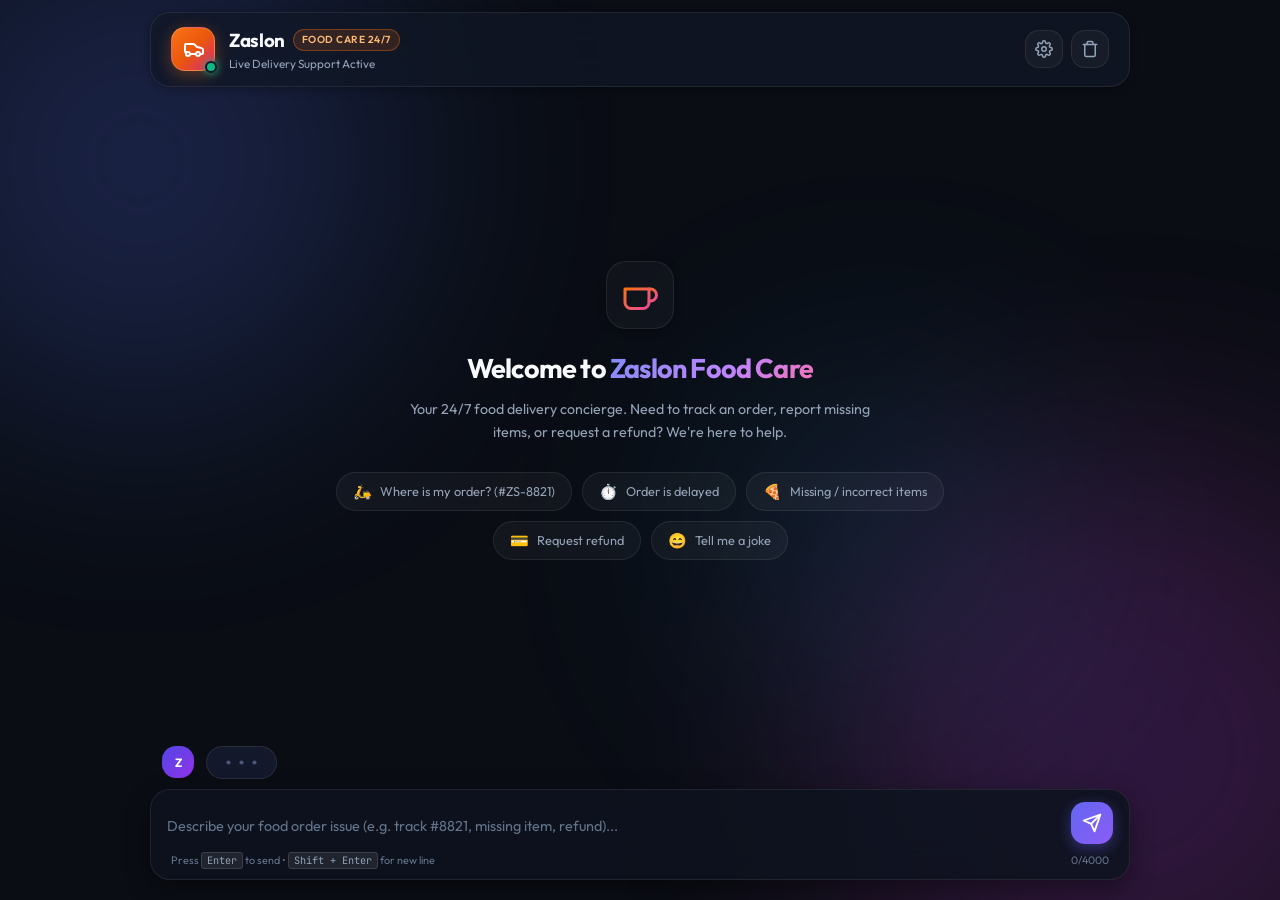
<file: UI ChatBot/index.html>
<!DOCTYPE html>
<html lang="en">
<head>
  <meta charset="UTF-8">
  <meta name="viewport" content="width=device-width, initial-scale=1.0">
  <title>Zaslon Food Delivery — 24/7 Customer Care</title>
  <meta name="description" content="Zaslon Food Delivery 24/7 Customer Care Assistant. Track orders, report issues, request refunds, and get instant delivery assistance.">
  <link rel="preconnect" href="https://fonts.googleapis.com">
  <link rel="preconnect" href="https://fonts.gstatic.com" crossorigin>
  <link href="https://fonts.googleapis.com/css2?family=Outfit:wght@300;400;500;600;700&family=JetBrains+Mono:wght@400;500&display=swap" rel="stylesheet">
  <link rel="stylesheet" href="style.css">
</head>
<body>
  <div class="background-glow">
    <div class="glow-orb orb-1"></div>
    <div class="glow-orb orb-2"></div>
    <div class="glow-orb orb-3"></div>
  </div>

  <div class="app-container">
    <!-- Header -->
    <header class="chat-header">
      <div class="brand-section">
        <div class="avatar-glow">
          <div class="brand-avatar">
            <svg width="24" height="24" viewBox="0 0 24 24" fill="none" stroke="currentColor" stroke-width="2" stroke-linecap="round" stroke-linejoin="round">
              <path d="M19 17h2c.6 0 1-.4 1-1v-3c0-.9-.7-1.7-1.5-1.9C18.7 10.6 16 10 16 10s-1.3-1.4-2.2-2.3c-.5-.4-1.1-.7-1.8-.7H5c-.6 0-1 .4-1 1v7h2"></path>
              <circle cx="7" cy="17" r="2"></circle>
              <path d="M9 17h6"></path>
              <circle cx="17" cy="17" r="2"></circle>
            </svg>
          </div>
          <span class="status-indicator" id="statusIndicator" title="API Status"></span>
        </div>
        <div class="brand-info">
          <div class="brand-title-row">
            <h1 class="brand-title">Zaslon</h1>
            <span class="brand-badge">Food Care 24/7</span>
          </div>
          <p class="brand-status" id="brandStatusText">Live Delivery Support Active</p>
        </div>
      </div>

      <div class="header-actions">
        <!-- API Endpoint Toggle -->
        <button class="icon-btn" id="configBtn" title="Endpoint Settings" aria-label="API Settings">
          <svg width="18" height="18" viewBox="0 0 24 24" fill="none" stroke="currentColor" stroke-width="2" stroke-linecap="round" stroke-linejoin="round">
            <circle cx="12" cy="12" r="3"></circle>
            <path d="M19.4 15a1.65 1.65 0 0 0 .33 1.82l.06.06a2 2 0 0 1 0 2.83 2 2 0 0 1-2.83 0l-.06-.06a1.65 1.65 0 0 0-1.82-.33 1.65 1.65 0 0 0-1 1.51V21a2 2 0 0 1-2 2 2 2 0 0 1-2-2v-.09A1.65 1.65 0 0 0 9 19.4a1.65 1.65 0 0 0-1.82.33l-.06.06a2 2 0 0 1-2.83 0 2 2 0 0 1 0-2.83l.06-.06a1.65 1.65 0 0 0 .33-1.82 1.65 1.65 0 0 0-1.51-1H3a2 2 0 0 1-2-2 2 2 0 0 1 2-2h.09A1.65 1.65 0 0 0 4.6 9a1.65 1.65 0 0 0-.33-1.82l-.06-.06a2 2 0 0 1 0-2.83 2 2 0 0 1 2.83 0l.06.06a1.65 1.65 0 0 0 1.82.33H9a1.65 1.65 0 0 0 1-1.51V3a2 2 0 0 1 2-2 2 2 0 0 1 2 2v.09a1.65 1.65 0 0 0 1 1.51 1.65 1.65 0 0 0 1.82-.33l.06-.06a2 2 0 0 1 2.83 0 2 2 0 0 1 0 2.83l-.06.06a1.65 1.65 0 0 0-.33 1.82V9a1.65 1.65 0 0 0 1.51 1H21a2 2 0 0 1 2 2 2 2 0 0 1-2 2h-.09a1.65 1.65 0 0 0-1.51 1z"></path>
          </svg>
        </button>

        <!-- Clear Chat -->
        <button class="icon-btn" id="clearChatBtn" title="Clear Conversation" aria-label="Clear Chat">
          <svg width="18" height="18" viewBox="0 0 24 24" fill="none" stroke="currentColor" stroke-width="2" stroke-linecap="round" stroke-linejoin="round">
            <polyline points="3 6 5 6 21 6"></polyline>
            <path d="M19 6v14a2 2 0 0 1-2 2H7a2 2 0 0 1-2-2V6m3 0V4a2 2 0 0 1 2-2h4a2 2 0 0 1 2 2v2"></path>
          </svg>
        </button>
      </div>
    </header>

    <!-- Settings Dropdown / Panel (Hidden by default) -->
    <div class="settings-modal" id="settingsModal" hidden>
      <div class="settings-card">
        <div class="settings-header">
          <h3>Connection Settings</h3>
          <button class="close-btn" id="closeSettingsBtn" aria-label="Close settings">&times;</button>
        </div>
        <div class="settings-body">
          <label for="apiUrlInput">Backend Endpoint</label>
          <input type="text" id="apiUrlInput" value="http://localhost:8080/api/chat" placeholder="http://localhost:8080/api/chat">
          <p class="settings-hint">Direct target for HTTP POST chat requests.</p>
        </div>
        <div class="settings-footer">
          <button class="secondary-btn" id="resetApiUrlBtn">Reset Default</button>
          <button class="primary-btn" id="saveApiUrlBtn">Save & Test</button>
        </div>
      </div>
    </div>

    <!-- Main Chat Scrollable Window -->
    <main class="chat-messages-container" id="chatContainer">
      <!-- Welcome Hero Banner -->
      <div class="welcome-banner" id="welcomeBanner">
        <div class="welcome-icon-box">
          <svg width="36" height="36" viewBox="0 0 24 24" fill="none" stroke="url(#heroGrad)" stroke-width="2" stroke-linecap="round" stroke-linejoin="round">
            <defs>
              <linearGradient id="heroGrad" x1="0%" y1="0%" x2="100%" y2="100%">
                <stop offset="0%" stop-color="#f97316"/>
                <stop offset="100%" stop-color="#ec4899"/>
              </linearGradient>
            </defs>
            <path d="M18 8h1a4 4 0 0 1 0 8h-1"></path>
            <path d="M2 8h16v9a4 4 0 0 1-4 4H6a4 4 0 0 1-4-4V8z"></path>
            <line x1="6" y1="1" x2="6" y2="4"></line>
            <line x1="10" y1="1" x2="10" y2="4"></line>
            <line x1="14" y1="1" x2="14" y2="4"></line>
          </svg>
        </div>
        <h2>Welcome to <span class="text-gradient">Zaslon Food Care</span></h2>
        <p>Your 24/7 food delivery concierge. Need to track an order, report missing items, or request a refund? We're here to help.</p>
        
        <!-- Suggestions / Quick Prompts -->
        <div class="quick-prompts">
          <button class="prompt-chip" data-prompt="Where is my order? Track order #ZS-8821">
            <span class="chip-icon">🛵</span>
            <span class="chip-text">Where is my order? (#ZS-8821)</span>
          </button>
          <button class="prompt-chip" data-prompt="My order is delayed beyond estimated delivery time">
            <span class="chip-icon">⏱️</span>
            <span class="chip-text">Order is delayed</span>
          </button>
          <button class="prompt-chip" data-prompt="I have missing items in my delivery">
            <span class="chip-icon">🍕</span>
            <span class="chip-text">Missing / incorrect items</span>
          </button>
          <button class="prompt-chip" data-prompt="I want to request a refund for order #ZS-8821">
            <span class="chip-icon">💳</span>
            <span class="chip-text">Request refund</span>
          </button>
          <button class="prompt-chip" data-prompt="tell me a joke">
            <span class="chip-icon">😄</span>
            <span class="chip-text">Tell me a joke</span>
          </button>
        </div>
      </div>

      <!-- Dynamic Messages will be injected here -->
      <div class="messages-list" id="messagesList"></div>

      <!-- Typing Indicator -->
      <div class="typing-indicator" id="typingIndicator" hidden>
        <div class="indicator-avatar">Z</div>
        <div class="dots-bubble">
          <span class="dot"></span>
          <span class="dot"></span>
          <span class="dot"></span>
        </div>
      </div>
    </main>

    <!-- Chat Footer Dock -->
    <footer class="chat-input-dock">
      <form id="chatForm" class="input-form">
        <div class="input-wrapper">
          <textarea 
            id="chatInput" 
            placeholder="Describe your food order issue (e.g. track #8821, missing item, refund)..." 
            rows="1" 
            maxlength="4000"
            required></textarea>
          
          <div class="input-actions">
            <button type="submit" id="sendBtn" class="send-button" title="Send Message" aria-label="Send Message">
              <svg width="20" height="20" viewBox="0 0 24 24" fill="none" stroke="currentColor" stroke-width="2.2" stroke-linecap="round" stroke-linejoin="round">
                <line x1="22" y1="2" x2="11" y2="13"></line>
                <polygon points="22 2 15 22 11 13 2 9 22 2"></polygon>
              </svg>
            </button>
          </div>
        </div>
      </form>
      <div class="dock-meta">
        <span>Press <kbd>Enter</kbd> to send &bull; <kbd>Shift + Enter</kbd> for new line</span>
        <span id="charCount">0/4000</span>
      </div>
    </footer>
  </div>

  <script src="app.js"></script>
</body>
</html>
</file>
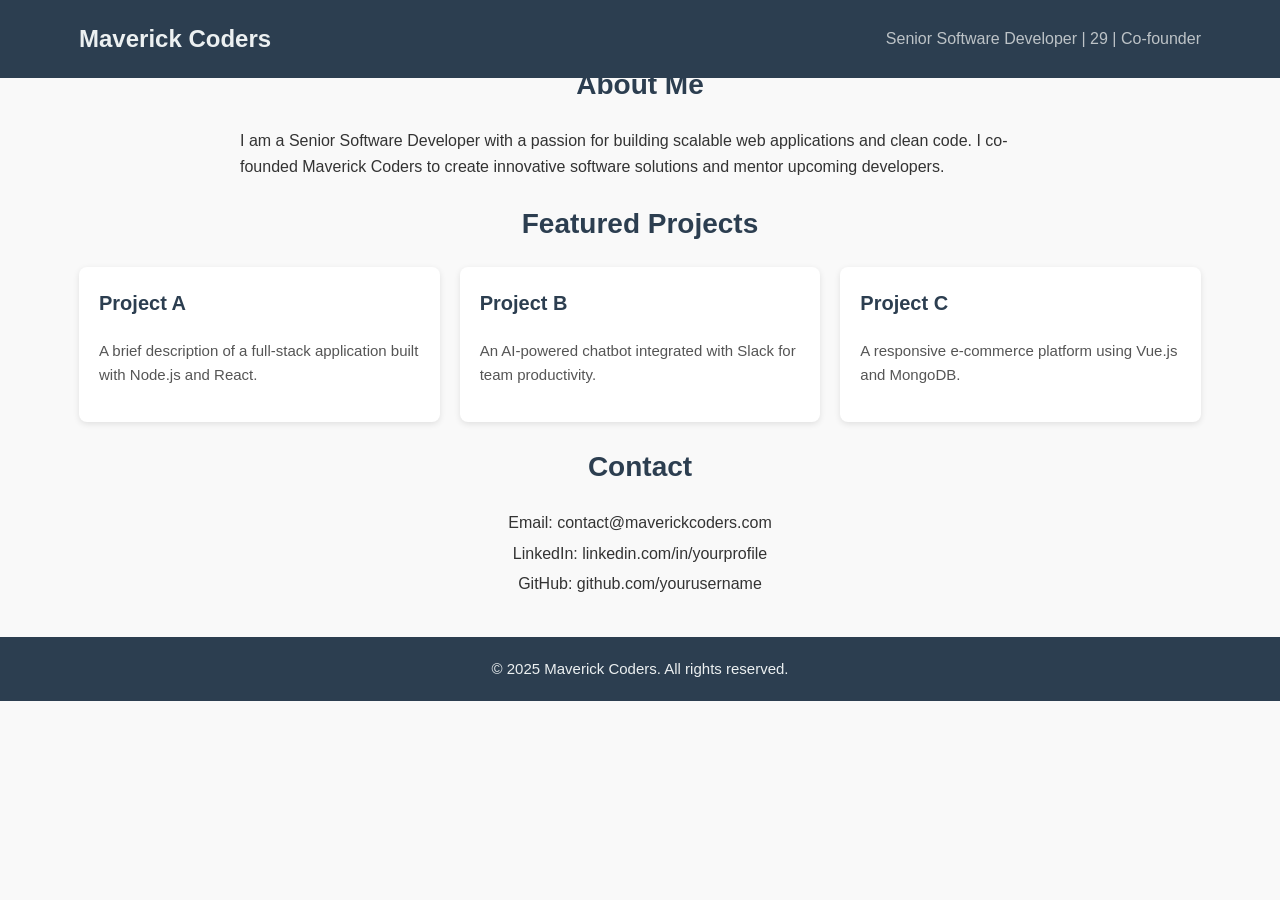
<file: Day4/GeniAi/generated-sites/portfolio/index.html>
<!DOCTYPE html>
<html lang="en">
<head>
    <meta charset="UTF-8">
    <meta name="viewport" content="width=device-width, initial-scale=1.0">
    <title>Portfolio - Senior Software Developer</title>
    <link rel="stylesheet" href="style.css">
</head>
<body>
    <header>
        <div class="container">
            <h1>Maverick Coders</h1>
            <p>Senior Software Developer | 29 | Co-founder</p>
        </div>
    </header>

    <section id="about" class="container">
        <h2>About Me</h2>
        <p>I am a Senior Software Developer with a passion for building scalable web applications and clean code. I co-founded Maverick Coders to create innovative software solutions and mentor upcoming developers.</p>
    </section>

    <section id="projects" class="container">
        <h2>Featured Projects</h2>
        <div class="project-grid">
            <div class="project-card">
                <h3>Project A</h3>
                <p>A brief description of a full-stack application built with Node.js and React.</p>
            </div>
            <div class="project-card">
                <h3>Project B</h3>
                <p>An AI-powered chatbot integrated with Slack for team productivity.</p>
            </div>
            <div class="project-card">
                <h3>Project C</h3>
                <p>A responsive e-commerce platform using Vue.js and MongoDB.</p>
            </div>
        </div>
    </section>

    <section id="contact" class="container">
        <h2>Contact</h2>
        <p>Email: contact@maverickcoders.com</p>
        <p>LinkedIn: linkedin.com/in/yourprofile</p>
        <p>GitHub: github.com/yourusername</p>
    </section>

    <footer>
        <div class="container">
            <p>&copy; 2025 Maverick Coders. All rights reserved.</p>
        </div>
    </footer>

    <script src="script.js"></script>
</body>
</html>
</file>
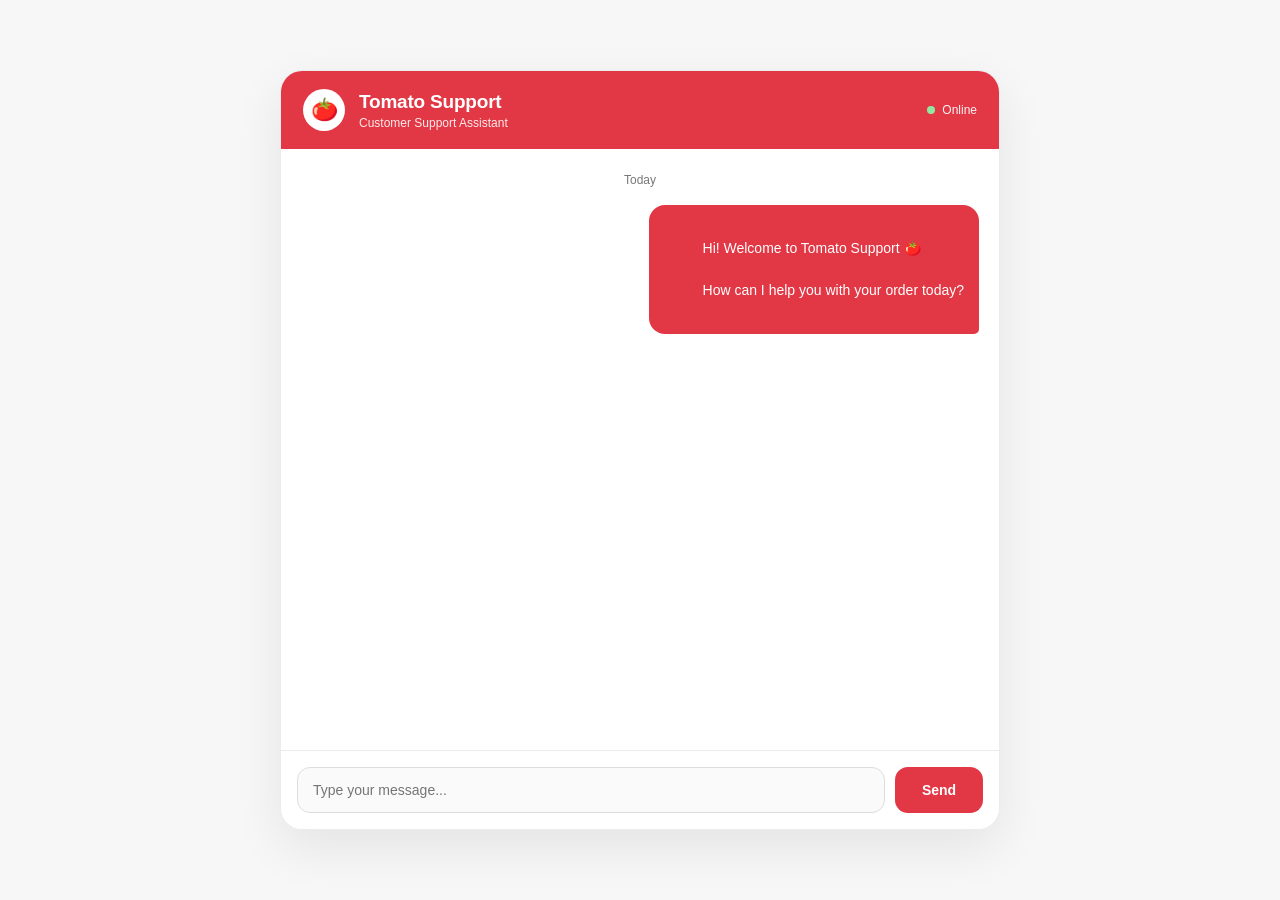
<file: Day4/UI ChatBot/index2.html>
<!DOCTYPE html>
<html lang="en">
<head>
  <meta charset="UTF-8" />
  <meta name="viewport" content="width=device-width, initial-scale=1.0" />
  <title>Tomato Support</title>

  <style>
    * {
      box-sizing: border-box;
      margin: 0;
      padding: 0;
    }

    :root {
      --tomato-red: #e23744;
      --tomato-red-dark: #c92d39;
      --bg: #f7f7f8;
      --card: #ffffff;
      --text: #1f1f1f;
      --muted: #777777;
      --border: #ececec;
      --user-bubble: #f1f1f3;
    }

    body {
      min-height: 100vh;
      font-family: Inter, -apple-system, BlinkMacSystemFont, "Segoe UI", sans-serif;
      background: var(--bg);
      display: flex;
      align-items: center;
      justify-content: center;
      padding: 24px;
      color: var(--text);
    }

    .chat-app {
      width: min(100%, 720px);
      height: min(760px, 90vh);
      background: var(--card);
      border: 1px solid var(--border);
      border-radius: 22px;
      box-shadow: 0 18px 50px rgba(0, 0, 0, 0.08);
      overflow: hidden;
      display: flex;
      flex-direction: column;
    }

    .header {
      background: var(--tomato-red);
      color: white;
      padding: 18px 22px;
      display: flex;
      align-items: center;
      gap: 14px;
    }

    .brand-icon {
      width: 42px;
      height: 42px;
      background: white;
      color: var(--tomato-red);
      border-radius: 50%;
      display: grid;
      place-items: center;
      font-size: 22px;
      flex-shrink: 0;
    }

    .brand-info h1 {
      font-size: 19px;
      font-weight: 700;
      letter-spacing: -0.2px;
    }

    .brand-info p {
      margin-top: 3px;
      font-size: 12px;
      opacity: 0.9;
    }

    .status {
      margin-left: auto;
      display: flex;
      align-items: center;
      gap: 7px;
      font-size: 12px;
      opacity: 0.95;
    }

    .status-dot {
      width: 8px;
      height: 8px;
      background: #8df2a5;
      border-radius: 50%;
    }

    .messages {
      flex: 1;
      overflow-y: auto;
      padding: 24px 20px;
      display: flex;
      flex-direction: column;
      gap: 14px;
      scroll-behavior: smooth;
    }

    .welcome {
      text-align: center;
      color: var(--muted);
      font-size: 12px;
      margin-bottom: 4px;
    }

    .message-row {
      display: flex;
      width: 100%;
    }

    .message-row.user {
      justify-content: flex-start;
    }

    .message-row.assistant {
      justify-content: flex-end;
    }

    .message {
      max-width: 74%;
      padding: 12px 15px;
      border-radius: 16px;
      font-size: 14px;
      line-height: 1.5;
      word-wrap: break-word;
      white-space: pre-wrap;
    }

    .message.user {
      background: var(--user-bubble);
      color: var(--text);
      border-bottom-left-radius: 5px;
    }

    .message.assistant {
      background: var(--tomato-red);
      color: white;
      border-bottom-right-radius: 5px;
    }

    .typing {
      display: flex;
      align-items: center;
      gap: 5px;
      min-height: 42px;
    }

    .typing span {
      width: 7px;
      height: 7px;
      background: rgba(255,255,255,0.85);
      border-radius: 50%;
      animation: bounce 1.2s infinite ease-in-out;
    }

    .typing span:nth-child(2) {
      animation-delay: 0.15s;
    }

    .typing span:nth-child(3) {
      animation-delay: 0.3s;
    }

    @keyframes bounce {
      0%, 60%, 100% { transform: translateY(0); }
      30% { transform: translateY(-4px); }
    }

    .composer {
      border-top: 1px solid var(--border);
      background: white;
      padding: 16px;
      display: flex;
      align-items: center;
      gap: 10px;
    }

    .composer input {
      flex: 1;
      height: 46px;
      border: 1px solid #dddddf;
      border-radius: 13px;
      padding: 0 15px;
      font-size: 14px;
      outline: none;
      transition: 0.2s ease;
      background: #fafafa;
    }

    .composer input:focus {
      background: white;
      border-color: var(--tomato-red);
      box-shadow: 0 0 0 3px rgba(226, 55, 68, 0.08);
    }

    .composer button {
      height: 46px;
      min-width: 88px;
      border: none;
      border-radius: 13px;
      background: var(--tomato-red);
      color: white;
      font-size: 14px;
      font-weight: 600;
      cursor: pointer;
      transition: 0.2s ease;
    }

    .composer button:hover {
      background: var(--tomato-red-dark);
      transform: translateY(-1px);
    }

    .composer button:disabled {
      opacity: 0.55;
      cursor: not-allowed;
      transform: none;
    }

    .error {
      color: #b42318;
      background: #fff1f0;
      border: 1px solid #ffd5d2;
    }

    @media (max-width: 640px) {
      body {
        padding: 0;
        background: white;
      }

      .chat-app {
        width: 100%;
        height: 100vh;
        border: none;
        border-radius: 0;
        box-shadow: none;
      }

      .status {
        display: none;
      }

      .message {
        max-width: 84%;
      }
    }
  </style>
</head>

<body>

  <div class="chat-app">

    <header class="header">
      <div class="brand-icon">🍅</div>

      <div class="brand-info">
        <h1>Tomato Support</h1>
        <p>Customer Support Assistant</p>
      </div>

      <div class="status">
        <span class="status-dot"></span>
        Online
      </div>
    </header>

    <main class="messages" id="messages">
      <div class="welcome">Today</div>

      <div class="message-row assistant">
        <div class="message assistant">
          Hi! Welcome to Tomato Support 🍅<br>
          How can I help you with your order today?
        </div>
      </div>
    </main>

    <footer class="composer">
      <input
        id="messageInput"
        type="text"
        placeholder="Type your message..."
        autocomplete="off"
      />

      <button id="sendButton">Send</button>
    </footer>

  </div>

  <script>
    const API_URL = "http://localhost:8080/api/chat";

    const messagesContainer = document.getElementById("messages");
    const messageInput = document.getElementById("messageInput");
    const sendButton = document.getElementById("sendButton");

    function addMessage(role, text, extraClass = "") {
      const row = document.createElement("div");
      row.className = `message-row ${role}`;

      const bubble = document.createElement("div");
      bubble.className = `message ${role} ${extraClass}`;
      bubble.textContent = text;

      row.appendChild(bubble);
      messagesContainer.appendChild(row);

      scrollToBottom();

      return row;
    }

    function showTyping() {
      const row = document.createElement("div");
      row.className = "message-row assistant";
      row.id = "typingIndicator";

      const bubble = document.createElement("div");
      bubble.className = "message assistant typing";

      bubble.innerHTML = `
        <span></span>
        <span></span>
        <span></span>
      `;

      row.appendChild(bubble);
      messagesContainer.appendChild(row);

      scrollToBottom();
    }

    function hideTyping() {
      const typing = document.getElementById("typingIndicator");

      if (typing) {
        typing.remove();
      }
    }

    function scrollToBottom() {
      messagesContainer.scrollTop = messagesContainer.scrollHeight;
    }

  async function sendMessage() {

    const message = messageInput.value.trim();

    if (!message) {
        return;
    }

    addMessage("user", message);

    messageInput.value = "";
    messageInput.focus();

    sendButton.disabled = true;

    showTyping();

    let assistantRow = null;
    let assistantBubble = null;
    let hasStartedStreaming = false;

    try {

        const response = await fetch(API_URL, {
            method: "POST",
            headers: {
                "Content-Type": "text/plain"
            },
            body: message
        });

        if (!response.ok) {
            throw new Error("Request failed");
        }

        const reader = response.body.getReader();
        const decoder = new TextDecoder();

        while (true) {

            const { value, done } = await reader.read();

            if (done) {
                break;
            }

            const chunk = decoder.decode(value, {
                stream: true
            });

            if (!hasStartedStreaming) {

                hideTyping();

                assistantRow = addMessage(
                    "assistant",
                    ""
                );

                assistantBubble =
                    assistantRow.querySelector(".message");

                hasStartedStreaming = true;
            }

            assistantBubble.textContent += chunk;

            scrollToBottom();
        }

        const remainingText = decoder.decode();

        if (remainingText && assistantBubble) {
            assistantBubble.textContent += remainingText;
        }

    } catch (error) {

        hideTyping();

        if (assistantRow) {
            assistantRow.remove();
        }

        addMessage(
            "assistant",
            "Sorry, I couldn't connect to Tomato Support. Please try again.",
            "error"
        );

    } finally {

        hideTyping();

        sendButton.disabled = false;
    }
  }

    sendButton.addEventListener("click", sendMessage);

    messageInput.addEventListener("keydown", function (event) {
      if (event.key === "Enter") {
        sendMessage();
      }
    });
  </script>

</body>
</html>
</file>
<file: UI ChatBot/style.css>
/* ==========================================================================
   ZASLON AI CHATBOT — DESIGN SYSTEM & STYLESHEET
   Dark theme with vibrant custom neon/indigo chat accents & glassmorphism
   ========================================================================== */

:root {
  /* Color Palette */
  --bg-primary: #0a0d14;
  --bg-surface: #111726;
  --bg-surface-glass: rgba(17, 23, 38, 0.75);
  --bg-surface-elevated: #182032;
  --bg-dock: rgba(14, 19, 31, 0.85);

  /* Borders & Dividers */
  --border-subtle: rgba(255, 255, 255, 0.08);
  --border-focus: rgba(139, 92, 246, 0.5);
  --border-glow: rgba(99, 102, 241, 0.3);

  /* Typography */
  --text-primary: #f8fafc;
  --text-secondary: #94a3b8;
  --text-muted: #64748b;
  --font-main: 'Outfit', -apple-system, BlinkMacSystemFont, 'Segoe UI', Roboto, sans-serif;
  --font-code: 'JetBrains Mono', monospace;

  /* Custom Chat Bubbles */
  --user-bubble-bg: linear-gradient(135deg, #4f46e5 0%, #7c3aed 50%, #9333ea 100%);
  --user-bubble-glow: rgba(124, 58, 237, 0.35);
  --user-bubble-text: #ffffff;
  
  --bot-bubble-bg: rgba(22, 29, 46, 0.85);
  --bot-bubble-border: rgba(255, 255, 255, 0.09);
  --bot-bubble-text: #f1f5f9;

  /* Accents & Status */
  --accent-primary: #6366f1;
  --accent-secondary: #a855f7;
  --accent-cyan: #06b6d4;
  --status-online: #10b981;
  --status-offline: #f43f5e;
  --status-pending: #f59e0b;

  /* Shadows */
  --shadow-sm: 0 2px 8px rgba(0, 0, 0, 0.3);
  --shadow-md: 0 8px 24px rgba(0, 0, 0, 0.4);
  --shadow-lg: 0 16px 40px rgba(0, 0, 0, 0.6);
  --shadow-glow: 0 0 20px rgba(99, 102, 241, 0.25);

  /* Radius */
  --radius-sm: 8px;
  --radius-md: 14px;
  --radius-lg: 20px;
  --radius-full: 9999px;

  /* Transitions */
  --ease-spring: cubic-bezier(0.16, 1, 0.3, 1);
  --transition-fast: 0.18s ease;
  --transition-smooth: 0.3s var(--ease-spring);
}

/* Reset & Base Setup */
*, *::before, *::after {
  box-sizing: border-box;
  margin: 0;
  padding: 0;
}

html, body {
  width: 100%;
  height: 100%;
  background-color: var(--bg-primary);
  color: var(--text-primary);
  font-family: var(--font-main);
  font-size: 15px;
  line-height: 1.6;
  overflow: hidden;
  -webkit-font-smoothing: antialiased;
}

/* Background Ambient Glow */
.background-glow {
  position: fixed;
  inset: 0;
  pointer-events: none;
  z-index: 0;
  overflow: hidden;
}

.glow-orb {
  position: absolute;
  border-radius: 50%;
  filter: blur(120px);
  opacity: 0.22;
  animation: pulseFloat 14s infinite alternate ease-in-out;
}

.orb-1 {
  width: 520px;
  height: 520px;
  background: radial-gradient(circle, #6366f1, #3b82f6);
  top: -100px;
  left: -120px;
}

.orb-2 {
  width: 600px;
  height: 600px;
  background: radial-gradient(circle, #9333ea, #ec4899);
  bottom: -150px;
  right: -150px;
  animation-duration: 18s;
  animation-delay: -5s;
}

.orb-3 {
  width: 350px;
  height: 350px;
  background: radial-gradient(circle, #06b6d4, #3b82f6);
  top: 40%;
  left: 55%;
  opacity: 0.12;
  animation-duration: 22s;
  animation-delay: -9s;
}

@keyframes pulseFloat {
  0% { transform: translate(0, 0) scale(1); }
  50% { transform: translate(35px, -25px) scale(1.08); }
  100% { transform: translate(-20px, 30px) scale(0.95); }
}

/* App Container */
.app-container {
  position: relative;
  z-index: 1;
  display: flex;
  flex-direction: column;
  height: 100vh;
  max-width: 1020px;
  margin: 0 auto;
  padding: 12px 20px 20px 20px;
}

/* Header */
.chat-header {
  display: flex;
  align-items: center;
  justify-content: space-between;
  padding: 12px 20px;
  background: var(--bg-surface-glass);
  backdrop-filter: blur(20px);
  -webkit-backdrop-filter: blur(20px);
  border: 1px solid var(--border-subtle);
  border-radius: var(--radius-lg);
  box-shadow: var(--shadow-sm);
  margin-bottom: 14px;
  flex-shrink: 0;
}

.brand-section {
  display: flex;
  align-items: center;
  gap: 14px;
}

.avatar-glow {
  position: relative;
}

.brand-avatar {
  width: 44px;
  height: 44px;
  border-radius: var(--radius-md);
  background: linear-gradient(135deg, #f97316 0%, #ea580c 50%, #db2777 100%);
  display: flex;
  align-items: center;
  justify-content: center;
  color: #fff;
  box-shadow: 0 4px 16px rgba(249, 115, 22, 0.35);
  border: 1px solid rgba(255, 255, 255, 0.2);
}

.status-indicator {
  position: absolute;
  bottom: -2px;
  right: -2px;
  width: 12px;
  height: 12px;
  border-radius: 50%;
  background-color: var(--status-online);
  border: 2px solid var(--bg-surface);
  box-shadow: 0 0 8px var(--status-online);
  transition: background-color var(--transition-fast);
}

.status-indicator.offline {
  background-color: var(--status-offline);
  box-shadow: 0 0 8px var(--status-offline);
}

.status-indicator.pending {
  background-color: var(--status-pending);
  box-shadow: 0 0 8px var(--status-pending);
  animation: blink 1.2s infinite;
}

@keyframes blink {
  50% { opacity: 0.4; }
}

.brand-info {
  display: flex;
  flex-direction: column;
}

.brand-title-row {
  display: flex;
  align-items: center;
  gap: 8px;
}

.brand-title {
  font-size: 1.25rem;
  font-weight: 700;
  letter-spacing: -0.02em;
  color: var(--text-primary);
}

.brand-badge {
  font-size: 0.68rem;
  font-weight: 600;
  text-transform: uppercase;
  letter-spacing: 0.05em;
  padding: 2px 8px;
  border-radius: var(--radius-full);
  background: rgba(249, 115, 22, 0.15);
  color: #fdba74;
  border: 1px solid rgba(249, 115, 22, 0.35);
}

.brand-status {
  font-size: 0.78rem;
  color: var(--text-secondary);
}

.header-actions {
  display: flex;
  gap: 8px;
}

.icon-btn {
  background: rgba(255, 255, 255, 0.04);
  border: 1px solid var(--border-subtle);
  color: var(--text-secondary);
  width: 38px;
  height: 38px;
  border-radius: var(--radius-md);
  display: flex;
  align-items: center;
  justify-content: center;
  cursor: pointer;
  transition: all var(--transition-fast);
}

.icon-btn:hover {
  background: rgba(255, 255, 255, 0.09);
  color: var(--text-primary);
  border-color: rgba(255, 255, 255, 0.18);
  transform: translateY(-1px);
}

.icon-btn:active {
  transform: translateY(0);
}

/* Settings Modal */
.settings-modal {
  position: absolute;
  top: 75px;
  right: 20px;
  z-index: 50;
  animation: fadeInDown 0.22s ease-out;
}

@keyframes fadeInDown {
  from {
    opacity: 0;
    transform: translateY(-8px);
  }
  to {
    opacity: 1;
    transform: translateY(0);
  }
}

.settings-card {
  width: 320px;
  background: #141c2c;
  border: 1px solid rgba(255, 255, 255, 0.15);
  border-radius: var(--radius-lg);
  padding: 18px;
  box-shadow: var(--shadow-lg), var(--shadow-glow);
}

.settings-header {
  display: flex;
  justify-content: space-between;
  align-items: center;
  margin-bottom: 12px;
}

.settings-header h3 {
  font-size: 0.95rem;
  font-weight: 600;
  color: var(--text-primary);
}

.close-btn {
  background: none;
  border: none;
  color: var(--text-muted);
  font-size: 1.4rem;
  cursor: pointer;
  line-height: 1;
}

.close-btn:hover {
  color: var(--text-primary);
}

.settings-body label {
  display: block;
  font-size: 0.78rem;
  font-weight: 500;
  color: var(--text-secondary);
  margin-bottom: 6px;
}

.settings-body input {
  width: 100%;
  padding: 8px 12px;
  background: rgba(0, 0, 0, 0.35);
  border: 1px solid var(--border-subtle);
  border-radius: var(--radius-sm);
  color: var(--text-primary);
  font-family: var(--font-code);
  font-size: 0.8rem;
  outline: none;
  transition: border-color var(--transition-fast);
}

.settings-body input:focus {
  border-color: var(--accent-primary);
}

.settings-hint {
  font-size: 0.72rem;
  color: var(--text-muted);
  margin-top: 6px;
}

.settings-footer {
  display: flex;
  justify-content: flex-end;
  gap: 8px;
  margin-top: 14px;
}

.secondary-btn, .primary-btn {
  padding: 6px 12px;
  border-radius: var(--radius-sm);
  font-size: 0.8rem;
  font-weight: 500;
  cursor: pointer;
  transition: all var(--transition-fast);
}

.secondary-btn {
  background: rgba(255, 255, 255, 0.05);
  border: 1px solid var(--border-subtle);
  color: var(--text-secondary);
}

.secondary-btn:hover {
  background: rgba(255, 255, 255, 0.1);
  color: var(--text-primary);
}

.primary-btn {
  background: var(--accent-primary);
  border: none;
  color: #ffffff;
}

.primary-btn:hover {
  background: #4f46e5;
  box-shadow: 0 2px 10px rgba(99, 102, 241, 0.4);
}

/* Main Chat Container */
.chat-messages-container {
  flex: 1;
  overflow-y: auto;
  padding: 10px 12px;
  display: flex;
  flex-direction: column;
  gap: 16px;
  scroll-behavior: smooth;
  scrollbar-width: thin;
  scrollbar-color: rgba(255, 255, 255, 0.12) transparent;
}

.chat-messages-container::-webkit-scrollbar {
  width: 6px;
}

.chat-messages-container::-webkit-scrollbar-thumb {
  background: rgba(255, 255, 255, 0.12);
  border-radius: 999px;
}

.chat-messages-container::-webkit-scrollbar-thumb:hover {
  background: rgba(255, 255, 255, 0.22);
}

/* Welcome Banner */
.welcome-banner {
  text-align: center;
  margin: auto 0;
  padding: 30px 20px;
  display: flex;
  flex-direction: column;
  align-items: center;
  animation: fadeIn 0.4s ease-out;
}

.welcome-icon-box {
  width: 68px;
  height: 68px;
  border-radius: var(--radius-lg);
  background: rgba(255, 255, 255, 0.03);
  border: 1px solid rgba(255, 255, 255, 0.08);
  display: flex;
  align-items: center;
  justify-content: center;
  margin-bottom: 18px;
  box-shadow: var(--shadow-sm);
}

.welcome-banner h2 {
  font-size: 1.8rem;
  font-weight: 700;
  letter-spacing: -0.03em;
  margin-bottom: 8px;
}

.text-gradient {
  background: linear-gradient(135deg, #818cf8 0%, #c084fc 60%, #f472b6 100%);
  -webkit-background-clip: text;
  -webkit-text-fill-color: transparent;
}

.welcome-banner p {
  font-size: 0.95rem;
  color: var(--text-secondary);
  max-width: 480px;
  margin-bottom: 28px;
}

/* Quick Prompts */
.quick-prompts {
  display: flex;
  flex-wrap: wrap;
  gap: 10px;
  justify-content: center;
  max-width: 680px;
}

.prompt-chip {
  display: flex;
  align-items: center;
  gap: 8px;
  padding: 9px 16px;
  border-radius: var(--radius-full);
  background: rgba(255, 255, 255, 0.04);
  border: 1px solid var(--border-subtle);
  color: var(--text-secondary);
  font-family: var(--font-main);
  font-size: 0.85rem;
  cursor: pointer;
  transition: all var(--transition-fast);
}

.prompt-chip:hover {
  background: rgba(99, 102, 241, 0.12);
  border-color: rgba(99, 102, 241, 0.4);
  color: var(--text-primary);
  transform: translateY(-2px);
  box-shadow: 0 4px 12px rgba(99, 102, 241, 0.15);
}

.prompt-chip .chip-icon {
  font-size: 1rem;
}

/* Messages List */
.messages-list {
  display: flex;
  flex-direction: column;
  gap: 16px;
}

/* Individual Message Row */
.message-row {
  display: flex;
  gap: 12px;
  max-width: 82%;
  animation: messageSlideIn 0.28s var(--ease-spring);
}

@keyframes messageSlideIn {
  from {
    opacity: 0;
    transform: translateY(12px) scale(0.98);
  }
  to {
    opacity: 1;
    transform: translateY(0) scale(1);
  }
}

/* User Message Alignment & Custom Styling */
.message-row.user {
  align-self: flex-end;
  flex-direction: row-reverse;
}

.message-row.bot {
  align-self: flex-start;
}

.message-avatar {
  width: 34px;
  height: 34px;
  border-radius: var(--radius-md);
  display: flex;
  align-items: center;
  justify-content: center;
  font-weight: 700;
  font-size: 0.85rem;
  flex-shrink: 0;
}

.bot-avatar {
  background: linear-gradient(135deg, #4f46e5, #9333ea);
  color: #ffffff;
  box-shadow: 0 2px 10px rgba(99, 102, 241, 0.3);
}

.user-avatar {
  background: #1e293b;
  color: #38bdf8;
  border: 1px solid rgba(56, 189, 248, 0.25);
}

/* Message Content Box */
.message-content-wrapper {
  display: flex;
  flex-direction: column;
  gap: 4px;
}

.message-bubble {
  padding: 12px 18px;
  border-radius: var(--radius-lg);
  font-size: 0.93rem;
  line-height: 1.62;
  position: relative;
  word-break: break-word;
  box-shadow: var(--shadow-sm);
}

/* Custom color for user */
.message-row.user .message-bubble {
  background: var(--user-bubble-bg);
  color: var(--user-bubble-text);
  border-bottom-right-radius: 4px;
  box-shadow: 0 4px 20px var(--user-bubble-glow);
}

/* Custom color for bot */
.message-row.bot .message-bubble {
  background: var(--bot-bubble-bg);
  color: var(--bot-bubble-text);
  border: 1px solid var(--bot-bubble-border);
  backdrop-filter: blur(14px);
  -webkit-backdrop-filter: blur(14px);
  border-bottom-left-radius: 4px;
}

/* Error message styling */
.message-row.error .message-bubble {
  background: rgba(239, 68, 68, 0.12);
  border: 1px solid rgba(239, 68, 68, 0.3);
  color: #fca5a5;
}

.message-meta {
  display: flex;
  align-items: center;
  gap: 8px;
  font-size: 0.72rem;
  color: var(--text-muted);
  padding: 0 4px;
}

.message-row.user .message-meta {
  justify-content: flex-end;
}

.copy-btn {
  background: none;
  border: none;
  color: var(--text-muted);
  cursor: pointer;
  padding: 2px 4px;
  border-radius: 4px;
  display: inline-flex;
  align-items: center;
  gap: 3px;
  font-size: 0.72rem;
  transition: color var(--transition-fast);
}

.copy-btn:hover {
  color: var(--text-secondary);
}

/* Code Snippet Styles */
pre code {
  display: block;
  font-family: var(--font-code);
  font-size: 0.84rem;
  background: rgba(0, 0, 0, 0.45);
  border: 1px solid rgba(255, 255, 255, 0.08);
  border-radius: var(--radius-sm);
  padding: 12px 14px;
  margin: 10px 0;
  overflow-x: auto;
  color: #38bdf8;
  line-height: 1.5;
}

p code {
  font-family: var(--font-code);
  font-size: 0.85em;
  background: rgba(255, 255, 255, 0.08);
  padding: 2px 6px;
  border-radius: 4px;
  color: #f472b6;
}

/* Typing Indicator Bubble */
.typing-indicator {
  display: flex;
  align-items: center;
  gap: 12px;
  margin-top: 4px;
  animation: fadeIn 0.2s ease-out;
}

.indicator-avatar {
  width: 32px;
  height: 32px;
  border-radius: var(--radius-md);
  background: linear-gradient(135deg, #4f46e5, #9333ea);
  color: #fff;
  display: flex;
  align-items: center;
  justify-content: center;
  font-weight: 700;
  font-size: 0.8rem;
}

.dots-bubble {
  background: var(--bot-bubble-bg);
  border: 1px solid var(--bot-bubble-border);
  padding: 12px 18px;
  border-radius: var(--radius-lg);
  display: flex;
  gap: 6px;
  align-items: center;
}

.dot {
  width: 7px;
  height: 7px;
  border-radius: 50%;
  background: #a5b4fc;
  animation: bounceDot 1.4s infinite ease-in-out both;
}

.dot:nth-child(1) { animation-delay: -0.32s; }
.dot:nth-child(2) { animation-delay: -0.16s; }
.dot:nth-child(3) { animation-delay: 0; }

@keyframes bounceDot {
  0%, 80%, 100% { transform: scale(0.6); opacity: 0.4; }
  40% { transform: scale(1.15); opacity: 1; }
}

/* Chat Input Dock */
.chat-input-dock {
  background: var(--bg-dock);
  backdrop-filter: blur(20px);
  -webkit-backdrop-filter: blur(20px);
  border: 1px solid var(--border-subtle);
  border-radius: var(--radius-lg);
  padding: 12px 16px 10px 16px;
  box-shadow: var(--shadow-md);
  flex-shrink: 0;
  transition: border-color var(--transition-fast);
}

.chat-input-dock:focus-within {
  border-color: var(--border-focus);
  box-shadow: var(--shadow-md), 0 0 16px var(--border-glow);
}

.input-form {
  display: flex;
  width: 100%;
}

.input-wrapper {
  display: flex;
  align-items: flex-end;
  gap: 12px;
  width: 100%;
}

#chatInput {
  flex: 1;
  background: transparent;
  border: none;
  outline: none;
  color: var(--text-primary);
  font-family: var(--font-main);
  font-size: 0.96rem;
  line-height: 1.5;
  resize: none;
  max-height: 160px;
  min-height: 24px;
  padding: 6px 0;
}

#chatInput::placeholder {
  color: var(--text-muted);
}

.send-button {
  width: 42px;
  height: 42px;
  border-radius: var(--radius-md);
  background: linear-gradient(135deg, #6366f1 0%, #8b5cf6 100%);
  border: none;
  color: #ffffff;
  display: flex;
  align-items: center;
  justify-content: center;
  cursor: pointer;
  box-shadow: 0 4px 14px rgba(99, 102, 241, 0.4);
  transition: all var(--transition-fast);
  flex-shrink: 0;
}

.send-button:hover:not(:disabled) {
  transform: translateY(-2px) scale(1.03);
  box-shadow: 0 6px 20px rgba(124, 58, 237, 0.55);
}

.send-button:active:not(:disabled) {
  transform: translateY(0);
}

.send-button:disabled {
  opacity: 0.45;
  cursor: not-allowed;
  box-shadow: none;
}

.dock-meta {
  display: flex;
  justify-content: space-between;
  align-items: center;
  font-size: 0.72rem;
  color: var(--text-muted);
  margin-top: 8px;
  padding: 0 4px;
}

.dock-meta kbd {
  background: rgba(255, 255, 255, 0.08);
  border: 1px solid rgba(255, 255, 255, 0.12);
  border-radius: 3px;
  padding: 1px 5px;
  font-family: var(--font-code);
  font-size: 0.68rem;
  color: var(--text-secondary);
}

/* Animations */
@keyframes fadeIn {
  from { opacity: 0; }
  to { opacity: 1; }
}

/* Responsive adjustments */
@media (max-width: 640px) {
  .app-container {
    padding: 8px 10px 12px 10px;
  }

  .message-row {
    max-width: 92%;
  }

  .welcome-banner h2 {
    font-size: 1.4rem;
  }

  .quick-prompts {
    gap: 8px;
  }

  .prompt-chip {
    padding: 7px 12px;
    font-size: 0.8rem;
  }

  .dock-meta {
    display: none;
  }
}
</file>
<file: Day4/GeniAi/generated-sites/portfolio/style.css>
/*!
 * Portfolio Stylesheet
 * Modern, responsive design for a Senior Software Developer portfolio
 */

/* Box-sizing and base */
*, *::before, *::after { box-sizing: border-box; }
html { font-size: 62.5%; } /* 1rem = 10px */
body {
    font-family: 'Segoe UI', Tahoma, Geneva, Verdana, sans-serif;
    margin: 0;
    line-height: 1.6;
    color: #333;
    background-color: #f9f9f9;
    padding-top: 4rem;
}

/* Container */
.container {
    width: 90%;
    max-width: 1200px;
    margin: 0 auto;
    padding: 0 1.5rem;
}

/* Header */
header {
    background: #2c3e50;
    color: #ecf0f1;
    padding: 2rem 0;
    position: fixed;
    width: 100%;
    top: 0;
    z-index: 100;
}
header .container {
    display: flex;
    align-items: center;
    justify-content: space-between;
}
header h1 {
    margin: 0;
    font-size: 2.4rem;
}
header p {
    margin: 0;
    font-size: 1.6rem;
    color: #bdc3c7;
}

/* Sections */
section {
    padding: 8rem 0;
}
section h2 {
    font-size: 2.8rem;
    margin-bottom: 2rem;
    text-align: center;
    color: #2c3e50;
}

/* About */
#about p {
    max-width: 800px;
    margin: 0 auto;
    font-size: 1.6rem;
}

/* Projects Grid */
.project-grid {
    display: grid;
    grid-template-columns: repeat(auto-fit, minmax(300px, 1fr));
    gap: 2rem;
    margin-top: 2rem;
}
.project-card {
    background: #fff;
    border-radius: 8px;
    box-shadow: 0 2px 6px rgba(0,0,0,0.1);
    padding: 2rem;
    transition: transform 0.3s ease;
}
.project-card:hover {
    transform: translateY(-4px);
}
.project-card h3 {
    margin-top: 0;
    font-size: 2rem;
    color: #2c3e50;
}
.project-card p {
    font-size: 1.5rem;
    color: #555;
    margin-top: 0.5rem;
}

/* Contact */
#contact p {
    font-size: 1.6rem;
    text-align: center;
    margin: 0.5rem 0;
}
#contact a {
    color: #3498db;
    text-decoration: none;
}
#contact a:hover { text-decoration: underline; }

/* Footer */
footer {
    background: #2c3e50;
    color: #ecf0f1;
    text-align: center;
    padding: 2rem 0;
    margin-top: 4rem;
}
footer p {
    margin: 0;
    font-size: 1.5rem;
}

/* Responsive */
@media (max-width: 768px) {
    header .container { flex-direction: column; gap: 1rem; }
    header h1 { font-size: 2rem; }
    header p { font-size: 1.4rem; }
    section { padding: 4rem 0; }
    section h2 { font-size: 2.2rem; }
    .project-grid { grid-template-columns: 1fr; }
}
</file>
